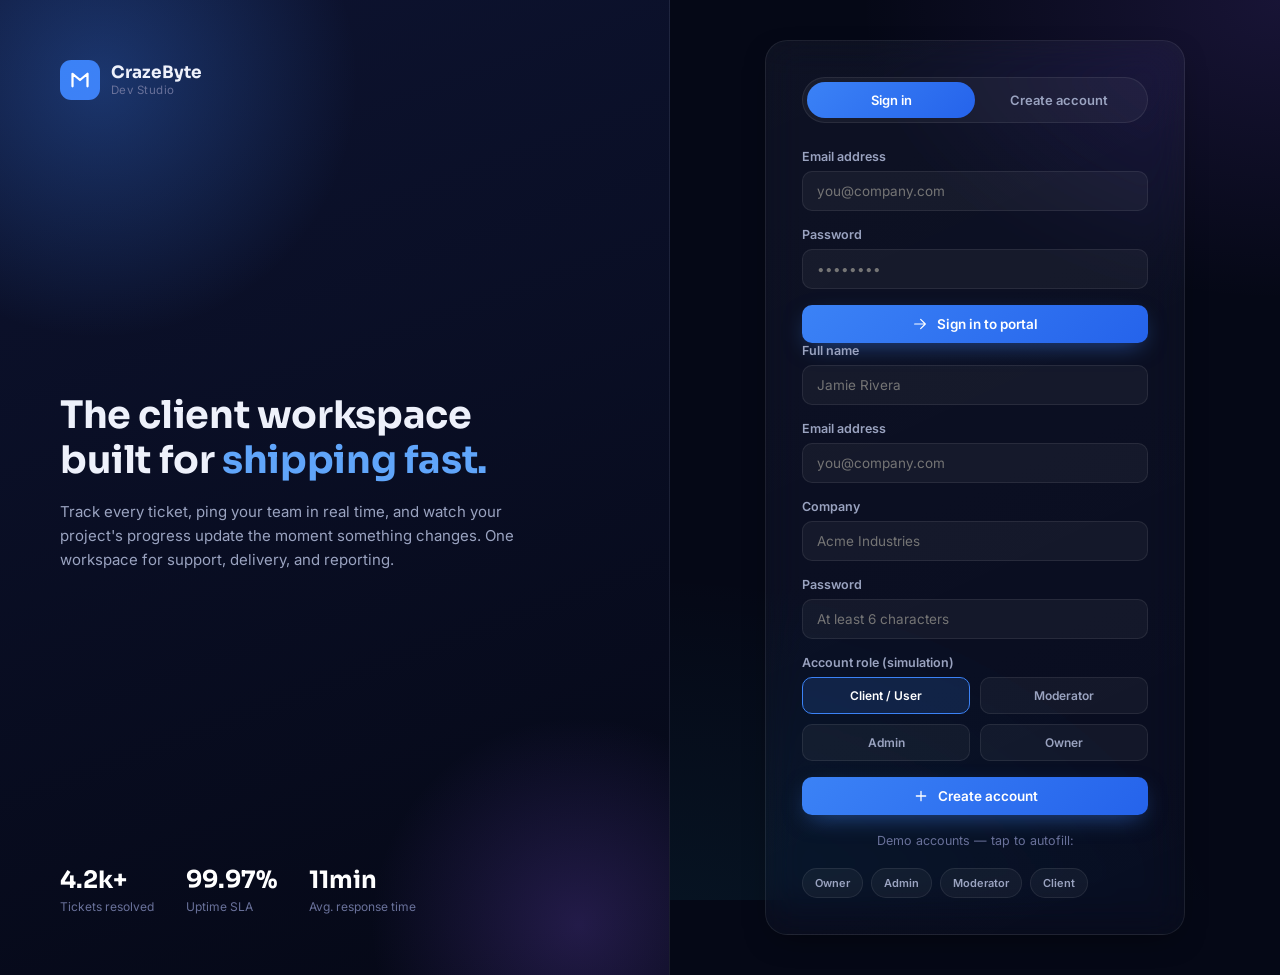
<file: index.html>
<!DOCTYPE html>
<html lang="en">
<head>
  <meta charset="UTF-8" />
  <meta name="viewport" content="width=device-width, initial-scale=1.0" />
  <title>CrazeByte Dev Studio — Client Portal</title>
  <link rel="preconnect" href="https://fonts.googleapis.com" />
  <link href="https://fonts.googleapis.com/css2?family=Inter:wght@400;500;600;700&family=Sora:wght@600;700;800&display=swap" rel="stylesheet" />
  <link rel="stylesheet" href="styles.css" />
</head>
<body data-page="auth">

  <div class="auth-shell">
    <section class="auth-visual">
      <div class="brand">
        <span class="icon brand-mark"><svg viewBox="0 0 32 32" fill="none"><rect width="32" height="32" rx="9" fill="url(#g1)"/><path d="M10 21V11l6 5 6-5v10" stroke="white" stroke-width="1.8" stroke-linecap="round" stroke-linejoin="round"/><defs><linearGradient id="g1" x1="0" y1="0" x2="32" y2="32"><stop stop-color="#3B82F6"/><stop offset="1" stop-color="#8B5CF6"/></linearGradient></defs></svg></span>
        <div class="brand-text">
          <strong>CrazeByte</strong>
          <span>Dev Studio</span>
        </div>
      </div>

      <div class="auth-hero">
        <h1>The client workspace built for <span>shipping fast.</span></h1>
        <p>Track every ticket, ping your team in real time, and watch your project's progress update the moment something changes. One workspace for support, delivery, and reporting.</p>
      </div>

      <div class="auth-stats">
        <div><strong>4.2k+</strong><span>Tickets resolved</span></div>
        <div><strong>99.97%</strong><span>Uptime SLA</span></div>
        <div><strong>11min</strong><span>Avg. response time</span></div>
      </div>
    </section>

    <section class="auth-panel">
      <div class="auth-card glass">
        <div class="auth-tabs">
          <button class="auth-tab active" id="tabLogin">Sign in</button>
          <button class="auth-tab" id="tabRegister">Create account</button>
        </div>

        <div class="auth-error" id="authError" hidden></div>

        <form id="loginForm" class="form">
          <label>Email address
            <input type="email" id="loginEmail" placeholder="you@company.com" required />
          </label>
          <label>Password
            <input type="password" id="loginPassword" placeholder="••••••••" required />
          </label>
          <button type="submit" class="btn-primary full">
            <span class="icon"><svg viewBox="0 0 24 24" fill="none"><path d="M13 5l7 7-7 7M20 12H4" stroke="currentColor" stroke-width="1.8" stroke-linecap="round" stroke-linejoin="round"/></svg></span>
            <span>Sign in to portal</span>
          </button>
        </form>

        <form id="registerForm" class="form" hidden>
          <label>Full name
            <input type="text" id="regName" placeholder="Jamie Rivera" required />
          </label>
          <label>Email address
            <input type="email" id="regEmail" placeholder="you@company.com" required />
          </label>
          <label>Company
            <input type="text" id="regCompany" placeholder="Acme Industries" />
          </label>
          <label>Password
            <input type="password" id="regPassword" placeholder="At least 6 characters" required minlength="6" />
          </label>
          <label>Account role (simulation)
            <div class="role-select-grid">
              <div class="role-option">
                <input type="radio" name="regRole" id="roleUser" value="USER" checked />
                <label for="roleUser">Client / User</label>
              </div>
              <div class="role-option">
                <input type="radio" name="regRole" id="roleMod" value="MODERATOR" />
                <label for="roleMod">Moderator</label>
              </div>
              <div class="role-option">
                <input type="radio" name="regRole" id="roleAdmin" value="ADMIN" />
                <label for="roleAdmin">Admin</label>
              </div>
              <div class="role-option">
                <input type="radio" name="regRole" id="roleOwner" value="OWNER" />
                <label for="roleOwner">Owner</label>
              </div>
            </div>
          </label>
          <button type="submit" class="btn-primary full">
            <span class="icon"><svg viewBox="0 0 24 24" fill="none"><path d="M12 5v14M5 12h14" stroke="currentColor" stroke-width="1.9" stroke-linecap="round"/></svg></span>
            <span>Create account</span>
          </button>
        </form>

        <div class="auth-foot">
          Demo accounts — tap to autofill:
          <div class="demo-row">
            <button class="demo-chip" data-email="owner@crazebyte.dev" data-password="Owner@123">Owner</button>
            <button class="demo-chip" data-email="admin@crazebyte.dev" data-password="Admin@123">Admin</button>
            <button class="demo-chip" data-email="mod@crazebyte.dev" data-password="Mod@12345">Moderator</button>
            <button class="demo-chip" data-email="client@acme.com" data-password="Client@123">Client</button>
          </div>
        </div>
      </div>
    </section>
  </div>

  <script src="data.js"></script>
  <script src="components.js"></script>
  <script src="app.js"></script>
</body>
</html>
</file>
<file: styles.css>
/* ==========================================================================
   CrazeByte Dev Studio — styles.css
   Ultra-dark enterprise theme. Glassmorphism surfaces, blue/violet glow
   accents. Mobile-first, responsive up to wide desktop.
   ========================================================================== */

:root {
  --bg: #050816;
  --bg-elevated: #0a0f24;
  --bg-soft: #0d1330;
  --surface: rgba(255, 255, 255, 0.045);
  --surface-strong: rgba(255, 255, 255, 0.07);
  --border: rgba(255, 255, 255, 0.08);
  --border-strong: rgba(255, 255, 255, 0.14);

  --text-primary: #eef1fb;
  --text-secondary: #9aa3c0;
  --text-tertiary: #69719a;

  --accent: #3b82f6;
  --accent-soft: rgba(59, 130, 246, 0.16);
  --accent-strong: #60a5fa;
  --violet: #8b5cf6;
  --cyan: #22d3ee;
  --amber: #f59e0b;
  --green: #10b981;
  --red: #f87171;

  --radius-sm: 10px;
  --radius-md: 16px;
  --radius-lg: 22px;
  --radius-pill: 999px;

  --shadow-glow: 0 0 0 1px rgba(59, 130, 246, 0.12), 0 20px 60px -20px rgba(59, 130, 246, 0.35);
  --shadow-card: 0 10px 30px -12px rgba(0, 0, 0, 0.55);

  --ease: cubic-bezier(0.16, 1, 0.3, 1);
  --sidebar-w: 264px;
}

* {
  box-sizing: border-box;
}

html {
  color-scheme: dark;
}

body {
  margin: 0;
  font-family: "Inter", -apple-system, BlinkMacSystemFont, "Segoe UI", Roboto, Helvetica, Arial, sans-serif;
  background: var(--bg);
  color: var(--text-primary);
  min-height: 100vh;
  -webkit-font-smoothing: antialiased;
}

h1, h2, h3, h4, h5 {
  font-family: "Sora", "Inter", sans-serif;
  margin: 0;
  letter-spacing: -0.01em;
}

p { margin: 0; }
a { color: inherit; text-decoration: none; }
button { font-family: inherit; cursor: pointer; }
input, textarea, select { font-family: inherit; }

::selection { background: rgba(59, 130, 246, 0.3); }

::-webkit-scrollbar { width: 9px; height: 9px; }
::-webkit-scrollbar-track { background: transparent; }
::-webkit-scrollbar-thumb {
  background: rgba(255, 255, 255, 0.12);
  border-radius: 99px;
}
::-webkit-scrollbar-thumb:hover { background: rgba(255, 255, 255, 0.22); }

/* Ambient background glow, fixed behind everything */
body::before {
  content: "";
  position: fixed;
  inset: 0;
  z-index: -1;
  background:
    radial-gradient(900px 600px at 8% -10%, rgba(59, 130, 246, 0.18), transparent 60%),
    radial-gradient(700px 500px at 100% 0%, rgba(139, 92, 246, 0.14), transparent 60%),
    radial-gradient(1000px 700px at 50% 110%, rgba(34, 211, 238, 0.07), transparent 60%),
    var(--bg);
}

.icon svg { width: 19px; height: 19px; display: block; }

/* ---------------------------------------------------------------------
   Glass surfaces
   --------------------------------------------------------------------- */
.glass {
  background: linear-gradient(155deg, var(--surface), rgba(255, 255, 255, 0.02));
  border: 1px solid var(--border);
  border-radius: var(--radius-lg);
  backdrop-filter: blur(18px) saturate(140%);
  -webkit-backdrop-filter: blur(18px) saturate(140%);
  box-shadow: var(--shadow-card);
}

/* ==========================================================================
   APP SHELL
   ========================================================================== */
.app-shell {
  display: grid;
  grid-template-columns: var(--sidebar-w) 1fr;
  min-height: 100vh;
}

.sidebar {
  position: sticky;
  top: 0;
  height: 100vh;
  padding: 22px 16px;
  display: flex;
  flex-direction: column;
  border-right: 1px solid var(--border);
  background: linear-gradient(180deg, var(--bg-elevated), var(--bg));
  z-index: 40;
}

.brand {
  display: flex;
  align-items: center;
  gap: 11px;
  padding: 6px 10px 26px;
}
.brand-mark svg { width: 34px; height: 34px; }
.brand-text { display: flex; flex-direction: column; line-height: 1.25; }
.brand-text strong { font-family: "Sora", sans-serif; font-size: 15px; }
.brand-text span { font-size: 11.5px; color: var(--text-tertiary); letter-spacing: 0.04em; }

.sidebar-nav {
  display: flex;
  flex-direction: column;
  gap: 4px;
  flex: 1;
}

.nav-link {
  display: flex;
  align-items: center;
  gap: 12px;
  padding: 11px 14px;
  border-radius: var(--radius-sm);
  color: var(--text-secondary);
  font-size: 14px;
  font-weight: 500;
  transition: background 0.2s var(--ease), color 0.2s var(--ease), transform 0.2s var(--ease);
  position: relative;
}
.nav-link .icon { color: var(--text-tertiary); transition: color 0.2s var(--ease); }
.nav-link:hover {
  background: var(--surface);
  color: var(--text-primary);
  transform: translateX(2px);
}
.nav-link:hover .icon { color: var(--accent-strong); }
.nav-link.active {
  background: linear-gradient(120deg, var(--accent-soft), rgba(139, 92, 246, 0.08));
  color: #fff;
  box-shadow: inset 0 0 0 1px rgba(59, 130, 246, 0.25);
}
.nav-link.active .icon { color: var(--accent-strong); }

.sidebar-footer {
  display: flex;
  flex-direction: column;
  gap: 10px;
  padding-top: 14px;
  border-top: 1px solid var(--border);
}

.role-pill {
  align-self: flex-start;
  font-size: 11px;
  font-weight: 700;
  letter-spacing: 0.06em;
  padding: 5px 10px;
  border-radius: var(--radius-pill);
  background: var(--surface-strong);
  border: 1px solid var(--border-strong);
}
.role-pill.role-owner, .chip.role-owner { color: #fbbf24; border-color: rgba(251, 191, 36, 0.4); }
.role-pill.role-admin, .chip.role-admin { color: #c4b5fd; border-color: rgba(196, 181, 253, 0.4); }
.role-pill.role-moderator, .chip.role-moderator { color: #67e8f9; border-color: rgba(103, 232, 249, 0.4); }
.role-pill.role-user, .chip.role-user { color: #93c5fd; border-color: rgba(147, 197, 253, 0.35); }

.btn-logout {
  display: flex;
  align-items: center;
  gap: 10px;
  width: 100%;
  padding: 10px 12px;
  font-size: 13.5px;
}

.btn-ghost {
  background: transparent;
  border: 1px solid var(--border);
  border-radius: var(--radius-sm);
  color: var(--text-secondary);
  transition: all 0.2s var(--ease);
}
.btn-ghost:hover { color: var(--text-primary); border-color: var(--border-strong); background: var(--surface); }

/* Topbar */
.topbar {
  position: sticky;
  top: 0;
  z-index: 30;
  display: flex;
  align-items: center;
  gap: 16px;
  padding: 16px 28px;
  background: rgba(5, 8, 22, 0.72);
  backdrop-filter: blur(16px);
  -webkit-backdrop-filter: blur(16px);
  border-bottom: 1px solid var(--border);
}

.mobile-only { display: none; }

.global-search {
  position: relative;
  flex: 1;
  max-width: 460px;
  display: flex;
  align-items: center;
  gap: 10px;
  background: var(--surface);
  border: 1px solid var(--border);
  border-radius: var(--radius-pill);
  padding: 9px 16px;
  transition: border-color 0.2s var(--ease), box-shadow 0.2s var(--ease);
}
.global-search:focus-within {
  border-color: rgba(59, 130, 246, 0.45);
  box-shadow: 0 0 0 3px var(--accent-soft);
}
.global-search .icon { color: var(--text-tertiary); }
.global-search input {
  flex: 1;
  background: none;
  border: none;
  outline: none;
  color: var(--text-primary);
  font-size: 13.5px;
}
.global-search input::placeholder { color: var(--text-tertiary); }

.search-results {
  position: absolute;
  top: calc(100% + 10px);
  left: 0;
  width: 100%;
  min-width: 320px;
  max-height: 60vh;
  overflow-y: auto;
  background: var(--bg-elevated);
  border: 1px solid var(--border-strong);
  border-radius: var(--radius-md);
  box-shadow: var(--shadow-glow);
  padding: 8px;
  z-index: 50;
}
.search-group { padding: 6px 6px 10px; }
.search-group > span {
  display: block;
  font-size: 11px;
  text-transform: uppercase;
  letter-spacing: 0.06em;
  color: var(--text-tertiary);
  padding: 4px 6px 6px;
}
.search-row {
  display: flex;
  align-items: center;
  gap: 10px;
  padding: 8px 8px;
  border-radius: var(--radius-sm);
  font-size: 13.5px;
  color: var(--text-secondary);
}
.search-row:hover { background: var(--surface); color: var(--text-primary); }
.search-row .icon { color: var(--accent-strong); flex-shrink: 0; }
.search-row span:last-child {
  overflow: hidden;
  text-overflow: ellipsis;
  white-space: nowrap;
}
.search-empty { padding: 16px; color: var(--text-tertiary); font-size: 13px; text-align: center; }

.topbar-actions {
  display: flex;
  align-items: center;
  gap: 14px;
  margin-left: auto;
}

.icon-btn {
  position: relative;
  width: 38px;
  height: 38px;
  display: flex;
  align-items: center;
  justify-content: center;
  border-radius: var(--radius-sm);
  background: var(--surface);
  border: 1px solid var(--border);
  color: var(--text-secondary);
  transition: all 0.2s var(--ease);
}
.icon-btn:hover { color: var(--text-primary); border-color: var(--border-strong); background: var(--surface-strong); }
.icon-btn.danger:hover { color: var(--red); border-color: rgba(248, 113, 113, 0.4); }

.badge {
  position: absolute;
  top: -5px;
  right: -5px;
  min-width: 17px;
  height: 17px;
  padding: 0 4px;
  border-radius: 99px;
  background: var(--accent);
  color: #fff;
  font-size: 10px;
  font-weight: 700;
  display: flex;
  align-items: center;
  justify-content: center;
  box-shadow: 0 0 0 2px var(--bg);
}

.user-chip {
  display: flex;
  align-items: center;
  gap: 10px;
  padding: 5px 10px 5px 5px;
  border-radius: var(--radius-pill);
  border: 1px solid var(--border);
  background: var(--surface);
}
.user-chip-text { display: flex; flex-direction: column; line-height: 1.2; }
.user-chip-text strong { font-size: 13px; }
.user-chip-text span { font-size: 11px; color: var(--text-tertiary); }

.avatar {
  width: 34px;
  height: 34px;
  border-radius: 50%;
  display: flex;
  align-items: center;
  justify-content: center;
  font-size: 12.5px;
  font-weight: 700;
  color: #06101f;
  flex-shrink: 0;
  box-shadow: 0 0 0 2px rgba(255, 255, 255, 0.08);
}
.avatar.small { width: 28px; height: 28px; font-size: 11px; }

.notif-panel {
  position: absolute;
  top: 64px;
  right: 28px;
  width: 360px;
  max-height: 70vh;
  overflow-y: auto;
  background: var(--bg-elevated);
  border: 1px solid var(--border-strong);
  border-radius: var(--radius-md);
  box-shadow: var(--shadow-glow);
  z-index: 60;
  animation: pop-in 0.16s var(--ease);
}
.notif-panel-head {
  display: flex;
  align-items: center;
  justify-content: space-between;
  padding: 16px 18px 12px;
  border-bottom: 1px solid var(--border);
  position: sticky;
  top: 0;
  background: var(--bg-elevated);
}
.notif-panel-head h4 { font-size: 14.5px; }
.link-btn {
  background: none;
  border: none;
  color: var(--accent-strong);
  font-size: 12.5px;
  font-weight: 600;
}
.link-btn:hover { text-decoration: underline; }

.notif-list { padding: 6px; }
.notif-item {
  display: flex;
  gap: 11px;
  width: 100%;
  padding: 12px 12px;
  background: none;
  border: none;
  border-radius: var(--radius-sm);
  text-align: left;
  color: var(--text-secondary);
}
.notif-item:hover { background: var(--surface); }
.notif-item.unread { background: rgba(59, 130, 246, 0.06); }
.notif-dot { width: 8px; height: 8px; border-radius: 50%; margin-top: 6px; flex-shrink: 0; background: var(--accent); }
.notif-dot.type-ticket { background: var(--accent); }
.notif-dot.type-chat { background: var(--violet); }
.notif-dot.type-billing { background: var(--amber); }
.notif-dot.type-service { background: var(--cyan); }
.notif-dot.type-system { background: var(--text-tertiary); }
.notif-body { display: flex; flex-direction: column; gap: 2px; flex: 1; min-width: 0; }
.notif-body strong { font-size: 13px; color: var(--text-primary); }
.notif-body span { font-size: 12.5px; line-height: 1.4; }
.notif-body time { font-size: 11px; color: var(--text-tertiary); margin-top: 2px; }

/* Main content */
.main-content {
  padding: 28px 32px 60px;
  min-width: 0;
}

.page-head {
  display: flex;
  align-items: flex-end;
  justify-content: space-between;
  gap: 16px;
  margin-bottom: 26px;
  flex-wrap: wrap;
}
.page-head h1 { font-size: 26px; }
.page-head p { color: var(--text-secondary); font-size: 14px; margin-top: 6px; }

/* ==========================================================================
   BUTTONS
   ========================================================================== */
.btn-primary {
  display: inline-flex;
  align-items: center;
  gap: 9px;
  padding: 11px 20px;
  border-radius: var(--radius-sm);
  border: none;
  background: linear-gradient(135deg, var(--accent), #2563eb);
  color: #fff;
  font-size: 13.5px;
  font-weight: 600;
  box-shadow: 0 8px 24px -8px rgba(59, 130, 246, 0.6);
  transition: transform 0.18s var(--ease), box-shadow 0.18s var(--ease), filter 0.18s var(--ease);
}
.btn-primary:hover { transform: translateY(-1px); box-shadow: 0 12px 28px -8px rgba(59, 130, 246, 0.75); }
.btn-primary:active { transform: translateY(0); }
.btn-primary:disabled { opacity: 0.6; cursor: not-allowed; transform: none; }
.btn-primary.full { width: 100%; justify-content: center; }
.btn-primary .icon svg { width: 16px; height: 16px; }

.btn-secondary {
  display: inline-flex;
  align-items: center;
  gap: 9px;
  padding: 11px 18px;
  border-radius: var(--radius-sm);
  border: 1px solid var(--border-strong);
  background: var(--surface);
  color: var(--text-primary);
  font-size: 13.5px;
  font-weight: 600;
  transition: all 0.2s var(--ease);
}
.btn-secondary:hover { background: var(--surface-strong); }

.mini-btn {
  padding: 7px 12px;
  border-radius: var(--radius-sm);
  border: 1px solid var(--border-strong);
  background: var(--surface);
  color: var(--text-secondary);
  font-size: 12px;
  font-weight: 600;
  transition: all 0.2s var(--ease);
}
.mini-btn:hover { color: var(--text-primary); background: var(--surface-strong); }
.mini-btn-danger:hover { color: var(--red); border-color: rgba(248, 113, 113, 0.4); }

.btn-primary.loading span { opacity: 0; }
.btn-primary.loading {
  position: relative;
  pointer-events: none;
}
.btn-primary.loading::after {
  content: "";
  position: absolute;
  width: 16px;
  height: 16px;
  border-radius: 50%;
  border: 2px solid rgba(255, 255, 255, 0.35);
  border-top-color: #fff;
  animation: spin 0.7s linear infinite;
}
.btn-primary.loading .icon { opacity: 0; }

@keyframes spin { to { transform: rotate(360deg); } }

/* ==========================================================================
   STAT CARDS / DASHBOARD
   ========================================================================== */
.stats-grid {
  display: grid;
  grid-template-columns: repeat(4, 1fr);
  gap: 18px;
  margin-bottom: 26px;
}

.stat-card {
  padding: 20px;
  transition: transform 0.25s var(--ease), border-color 0.25s var(--ease);
}
.stat-card:hover { transform: translateY(-3px); border-color: var(--border-strong); }
.stat-top { display: flex; align-items: center; justify-content: space-between; }
.stat-label { font-size: 12.5px; color: var(--text-secondary); font-weight: 600; }
.stat-dot { width: 9px; height: 9px; border-radius: 50%; box-shadow: 0 0 12px currentColor; }
.stat-value { font-size: 32px; font-weight: 700; font-family: "Sora", sans-serif; margin-top: 10px; }
.stat-hint { font-size: 12px; color: var(--text-tertiary); margin-top: 6px; }

.dash-grid {
  display: grid;
  grid-template-columns: 1.6fr 1fr;
  gap: 18px;
  margin-bottom: 18px;
}

.welcome-card {
  padding: 26px 28px;
  position: relative;
  overflow: hidden;
  background: linear-gradient(135deg, rgba(59, 130, 246, 0.16), rgba(139, 92, 246, 0.08));
}
.welcome-card::after {
  content: "";
  position: absolute;
  width: 240px;
  height: 240px;
  right: -80px;
  top: -80px;
  background: radial-gradient(circle, rgba(59, 130, 246, 0.35), transparent 70%);
  border-radius: 50%;
}
.welcome-card h2 { font-size: 22px; margin-bottom: 8px; }
.welcome-card p { color: var(--text-secondary); font-size: 14px; max-width: 460px; }
.welcome-card .btn-primary { margin-top: 18px; }

.panel {
  padding: 22px;
}
.panel-head {
  display: flex;
  align-items: center;
  justify-content: space-between;
  margin-bottom: 16px;
}
.panel-head h3 { font-size: 15.5px; }
.panel-head a, .panel-head .link-btn { font-size: 12.5px; color: var(--accent-strong); font-weight: 600; }

.feed-list { list-style: none; margin: 0; padding: 0; display: flex; flex-direction: column; gap: 14px; }
.feed-item { display: flex; gap: 11px; align-items: flex-start; }
.feed-text { display: flex; flex-direction: column; gap: 2px; }
.feed-text span { font-size: 13px; color: var(--text-secondary); line-height: 1.45; }
.feed-text strong { color: var(--text-primary); }
.feed-text time { font-size: 11.5px; color: var(--text-tertiary); }

.services-row {
  display: grid;
  grid-template-columns: repeat(3, 1fr);
  gap: 16px;
}

.service-card { padding: 18px; transition: transform 0.2s var(--ease); }
.service-card:hover { transform: translateY(-2px); }
.service-head { display: flex; align-items: flex-start; justify-content: space-between; gap: 8px; margin-bottom: 8px; }
.service-head h4 { font-size: 14.5px; }
.service-card p { font-size: 12.5px; color: var(--text-secondary); line-height: 1.5; margin-bottom: 14px; }

.progress-track {
  height: 7px;
  border-radius: 99px;
  background: rgba(255, 255, 255, 0.07);
  overflow: hidden;
  margin-bottom: 10px;
}
.progress-fill {
  height: 100%;
  border-radius: 99px;
  background: linear-gradient(90deg, var(--accent), var(--cyan));
  transition: width 0.6s var(--ease);
}
.service-foot { display: flex; justify-content: space-between; font-size: 11.5px; color: var(--text-tertiary); }

.chart-card { padding: 22px; }
.line-chart, .bar-chart { width: 100%; height: auto; display: block; }
.chart-grid { stroke: rgba(255, 255, 255, 0.06); stroke-width: 1; }
.chart-label { fill: var(--text-tertiary); font-size: 10px; font-family: "Inter", sans-serif; }
.chart-line { filter: drop-shadow(0 0 8px rgba(59, 130, 246, 0.5)); }
.chart-dot { filter: drop-shadow(0 0 4px rgba(59, 130, 246, 0.8)); }
.chart-bar {
  transform-origin: bottom;
  animation: bar-grow 0.5s var(--ease) backwards;
}
@keyframes bar-grow { from { transform: scaleY(0); opacity: 0; } to { transform: scaleY(1); opacity: 1; } }

/* ==========================================================================
   CHIPS
   ========================================================================== */
.chip {
  display: inline-flex;
  align-items: center;
  padding: 4px 10px;
  border-radius: var(--radius-pill);
  font-size: 11px;
  font-weight: 700;
  letter-spacing: 0.02em;
  border: 1px solid transparent;
  white-space: nowrap;
}
.chip-open { background: rgba(59, 130, 246, 0.14); color: #93c5fd; border-color: rgba(59, 130, 246, 0.3); }
.chip-progress { background: rgba(245, 158, 11, 0.14); color: #fcd34d; border-color: rgba(245, 158, 11, 0.3); }
.chip-closed { background: rgba(16, 185, 129, 0.14); color: #6ee7b7; border-color: rgba(16, 185, 129, 0.3); }
.chip-queued { background: rgba(148, 163, 184, 0.14); color: #cbd5e1; border-color: rgba(148, 163, 184, 0.3); }
.chip-completed { background: rgba(16, 185, 129, 0.14); color: #6ee7b7; border-color: rgba(16, 185, 129, 0.3); }
.chip-priority.chip-high { background: rgba(248, 113, 113, 0.14); color: #fca5a5; border-color: rgba(248, 113, 113, 0.3); }
.chip-priority.chip-medium { background: rgba(245, 158, 11, 0.14); color: #fcd34d; border-color: rgba(245, 158, 11, 0.3); }
.chip-priority.chip-low { background: rgba(34, 211, 238, 0.12); color: #67e8f9; border-color: rgba(34, 211, 238, 0.3); }
.chip-category { background: var(--surface-strong); color: var(--text-secondary); border-color: var(--border); }
.chip-role { background: var(--surface-strong); border-color: var(--border-strong); }

/* ==========================================================================
   TICKETS PAGE
   ========================================================================== */
.tickets-toolbar {
  display: flex;
  align-items: center;
  gap: 14px;
  margin-bottom: 18px;
  flex-wrap: wrap;
}

.filter-pills {
  display: flex;
  gap: 8px;
  flex-wrap: wrap;
}
.filter-pill {
  padding: 8px 16px;
  border-radius: var(--radius-pill);
  border: 1px solid var(--border);
  background: var(--surface);
  color: var(--text-secondary);
  font-size: 12.5px;
  font-weight: 600;
  transition: all 0.2s var(--ease);
}
.filter-pill:hover { color: var(--text-primary); }
.filter-pill.active {
  background: linear-gradient(135deg, var(--accent), #2563eb);
  color: #fff;
  border-color: transparent;
  box-shadow: 0 6px 16px -6px rgba(59, 130, 246, 0.7);
}

.toolbar-search {
  display: flex;
  align-items: center;
  gap: 8px;
  padding: 8px 14px;
  border-radius: var(--radius-pill);
  border: 1px solid var(--border);
  background: var(--surface);
  flex: 1;
  max-width: 280px;
  margin-left: auto;
}
.toolbar-search input { background: none; border: none; outline: none; color: var(--text-primary); flex: 1; font-size: 13px; }
.toolbar-search .icon { color: var(--text-tertiary); }

.tickets-list { display: flex; flex-direction: column; gap: 12px; }

.ticket-row {
  display: flex;
  align-items: center;
  justify-content: space-between;
  gap: 16px;
  padding: 18px 20px;
  cursor: pointer;
  transition: transform 0.2s var(--ease), border-color 0.2s var(--ease);
}
.ticket-row:hover { transform: translateY(-2px); border-color: var(--border-strong); }
.ticket-row-main { display: flex; flex-direction: column; gap: 8px; min-width: 0; }
.ticket-row-top { display: flex; align-items: center; gap: 8px; flex-wrap: wrap; }
.ticket-id { font-size: 11px; color: var(--text-tertiary); font-weight: 700; letter-spacing: 0.04em; }
.ticket-row h4 { font-size: 15px; }
.ticket-row-meta { display: flex; gap: 6px; font-size: 12px; color: var(--text-tertiary); }
.row-actions { display: flex; gap: 8px; flex-shrink: 0; }

/* ==========================================================================
   CHAT PAGE
   ========================================================================== */
.chat-layout {
  display: grid;
  grid-template-columns: 320px 1fr;
  gap: 18px;
  height: calc(100vh - 160px);
}

.chat-sidebar {
  overflow-y: auto;
  padding: 14px;
  display: flex;
  flex-direction: column;
  gap: 8px;
}

.chat-list-item {
  display: flex;
  flex-direction: column;
  gap: 4px;
  width: 100%;
  text-align: left;
  padding: 13px 14px;
  border-radius: var(--radius-sm);
  background: transparent;
  border: 1px solid transparent;
  color: var(--text-secondary);
  transition: all 0.2s var(--ease);
}
.chat-list-item:hover { background: var(--surface); }
.chat-list-item.active { background: var(--accent-soft); border-color: rgba(59, 130, 246, 0.3); }
.chat-list-top { display: flex; align-items: center; justify-content: space-between; gap: 8px; }
.chat-list-top strong { font-size: 13px; color: var(--text-primary); overflow: hidden; text-overflow: ellipsis; white-space: nowrap; }
.chat-list-item p { font-size: 12px; color: var(--text-tertiary); overflow: hidden; text-overflow: ellipsis; white-space: nowrap; }
.chat-list-item time { font-size: 10.5px; color: var(--text-tertiary); }

.chat-main {
  display: flex;
  flex-direction: column;
  min-height: 0;
}

.chat-header {
  padding: 18px 22px;
  border-bottom: 1px solid var(--border);
  display: flex;
  align-items: center;
  justify-content: space-between;
}
.chat-header h3 { font-size: 16px; margin-bottom: 6px; }
.chat-header-meta { display: flex; gap: 8px; }

.chat-bubbles {
  flex: 1;
  overflow-y: auto;
  padding: 22px;
  display: flex;
  flex-direction: column;
  gap: 16px;
}

.bubble-row { display: flex; gap: 10px; max-width: 72%; }
.bubble-row.mine { align-self: flex-end; flex-direction: row-reverse; }
.bubble {
  background: var(--surface-strong);
  border: 1px solid var(--border);
  border-radius: var(--radius-md);
  padding: 10px 14px;
}
.bubble-row.mine .bubble {
  background: linear-gradient(135deg, rgba(59, 130, 246, 0.28), rgba(37, 99, 235, 0.18));
  border-color: rgba(59, 130, 246, 0.35);
}
.bubble-meta { display: flex; align-items: baseline; gap: 8px; margin-bottom: 4px; }
.bubble-meta strong { font-size: 12px; }
.bubble-meta time { font-size: 10.5px; color: var(--text-tertiary); }
.bubble p { font-size: 13.5px; line-height: 1.5; color: var(--text-primary); }

.chat-form {
  display: flex;
  gap: 10px;
  padding: 16px 20px;
  border-top: 1px solid var(--border);
}
.chat-form input {
  flex: 1;
  background: var(--surface);
  border: 1px solid var(--border);
  border-radius: var(--radius-pill);
  padding: 12px 18px;
  color: var(--text-primary);
  outline: none;
  font-size: 13.5px;
  transition: border-color 0.2s var(--ease);
}
.chat-form input:focus { border-color: rgba(59, 130, 246, 0.45); }
.chat-form button {
  width: 44px;
  height: 44px;
  border-radius: 50%;
  border: none;
  background: linear-gradient(135deg, var(--accent), #2563eb);
  color: #fff;
  display: flex;
  align-items: center;
  justify-content: center;
  flex-shrink: 0;
  box-shadow: 0 8px 20px -6px rgba(59, 130, 246, 0.6);
  transition: transform 0.2s var(--ease);
}
.chat-form button:hover { transform: scale(1.06); }
.chat-form button .icon svg { width: 17px; height: 17px; }

.chat-empty-state {
  flex: 1;
  display: flex;
  align-items: center;
  justify-content: center;
}

/* ==========================================================================
   ADMIN PAGE
   ========================================================================== */
.admin-tabs {
  display: flex;
  gap: 8px;
  margin-bottom: 20px;
  border-bottom: 1px solid var(--border);
  flex-wrap: wrap;
}
.admin-tab {
  padding: 11px 18px;
  background: none;
  border: none;
  color: var(--text-secondary);
  font-size: 13.5px;
  font-weight: 600;
  border-bottom: 2px solid transparent;
  margin-bottom: -1px;
  transition: all 0.2s var(--ease);
}
.admin-tab:hover { color: var(--text-primary); }
.admin-tab.active { color: var(--accent-strong); border-color: var(--accent); }
.admin-pane { margin-bottom: 18px; }
.admin-pane:last-child { margin-bottom: 0; }

.kpi-row {
  display: grid;
  grid-template-columns: repeat(4, 1fr);
  gap: 16px;
  margin-bottom: 20px;
}
.kpi-card { padding: 18px; }
.kpi-card span.kpi-label { font-size: 12px; color: var(--text-secondary); font-weight: 600; }
.kpi-card .kpi-value { font-size: 26px; font-weight: 700; font-family: "Sora", sans-serif; margin-top: 8px; }

.analytics-grid {
  display: grid;
  grid-template-columns: 1.5fr 1fr;
  gap: 18px;
  margin-bottom: 18px;
}
.donut-wrap { display: flex; align-items: center; gap: 20px; }
.donut-chart { width: 160px; height: 160px; flex-shrink: 0; }
.donut-seg { transition: stroke-dasharray 0.5s var(--ease); }
.donut-legend { display: flex; flex-direction: column; gap: 10px; }
.legend-row { display: flex; align-items: center; gap: 8px; font-size: 12.5px; color: var(--text-secondary); }
.legend-dot { width: 9px; height: 9px; border-radius: 50%; }

.data-table { width: 100%; border-collapse: collapse; }
.data-table th {
  text-align: left;
  font-size: 11.5px;
  text-transform: uppercase;
  letter-spacing: 0.05em;
  color: var(--text-tertiary);
  padding: 0 14px 12px;
  border-bottom: 1px solid var(--border);
}
.data-table td {
  padding: 14px;
  border-bottom: 1px solid var(--border);
  font-size: 13.5px;
  vertical-align: middle;
}
.data-table tr:last-child td { border-bottom: none; }
.cell-user { display: flex; align-items: center; gap: 10px; }
.cell-user div:last-child { display: flex; flex-direction: column; }
.cell-user span { font-size: 11.5px; color: var(--text-tertiary); }
.data-table td .sub { display: block; font-size: 11.5px; color: var(--text-tertiary); margin-top: 2px; }

select.role-select, select.status-select, select.assignee-select {
  background: var(--surface);
  border: 1px solid var(--border);
  color: var(--text-primary);
  border-radius: var(--radius-sm);
  padding: 7px 10px;
  font-size: 12.5px;
  outline: none;
}

/* ==========================================================================
   PROFILE PAGE
   ========================================================================== */
.profile-grid {
  display: grid;
  grid-template-columns: 320px 1fr;
  gap: 18px;
}
.profile-card { padding: 26px; text-align: center; }
.avatar.big {
  width: 84px;
  height: 84px;
  font-size: 28px;
  margin: 0 auto 16px;
}
.profile-card h3 { font-size: 18px; margin-bottom: 8px; }
.profile-card p.company { color: var(--text-secondary); font-size: 13px; margin-top: 8px; }

.form { display: flex; flex-direction: column; gap: 16px; }
.form label {
  display: flex;
  flex-direction: column;
  gap: 7px;
  font-size: 12.5px;
  color: var(--text-secondary);
  font-weight: 600;
}
.form input, .form textarea, .form select {
  background: var(--surface);
  border: 1px solid var(--border);
  border-radius: var(--radius-sm);
  padding: 11px 14px;
  color: var(--text-primary);
  font-size: 13.5px;
  outline: none;
  transition: border-color 0.2s var(--ease), box-shadow 0.2s var(--ease);
  resize: vertical;
}
.form input:focus, .form textarea:focus, .form select:focus {
  border-color: rgba(59, 130, 246, 0.5);
  box-shadow: 0 0 0 3px var(--accent-soft);
}
.form-row { display: grid; grid-template-columns: 1fr 1fr; gap: 14px; }

.settings-stack { display: flex; flex-direction: column; gap: 18px; }

/* ==========================================================================
   AUTH PAGE (index.html)
   ========================================================================== */
.auth-shell {
  min-height: 100vh;
  display: grid;
  grid-template-columns: 1.1fr 1fr;
}

.auth-visual {
  position: relative;
  padding: 60px;
  display: flex;
  flex-direction: column;
  justify-content: space-between;
  background: linear-gradient(160deg, var(--bg-soft), var(--bg));
  border-right: 1px solid var(--border);
  overflow: hidden;
}
.auth-visual::before {
  content: "";
  position: absolute;
  width: 520px;
  height: 520px;
  border-radius: 50%;
  background: radial-gradient(circle, rgba(59, 130, 246, 0.32), transparent 70%);
  top: -180px;
  left: -160px;
}
.auth-visual::after {
  content: "";
  position: absolute;
  width: 420px;
  height: 420px;
  border-radius: 50%;
  background: radial-gradient(circle, rgba(139, 92, 246, 0.22), transparent 70%);
  bottom: -160px;
  right: -120px;
}
.auth-visual .brand { padding: 0; position: relative; z-index: 1; }
.auth-visual .brand-mark svg { width: 40px; height: 40px; }
.auth-visual .brand-text strong { font-size: 17px; }

.auth-hero { position: relative; z-index: 1; max-width: 480px; }
.auth-hero h1 {
  font-size: 38px;
  line-height: 1.18;
  margin-bottom: 18px;
}
.auth-hero h1 span { color: var(--accent-strong); }
.auth-hero p { color: var(--text-secondary); font-size: 15px; line-height: 1.6; }

.auth-stats {
  display: flex;
  gap: 32px;
  position: relative;
  z-index: 1;
}
.auth-stats div strong { display: block; font-size: 24px; font-family: "Sora", sans-serif; color: #fff; }
.auth-stats div span { font-size: 12px; color: var(--text-tertiary); }

.auth-panel {
  display: flex;
  align-items: center;
  justify-content: center;
  padding: 40px;
}
.auth-card { width: 100%; max-width: 420px; padding: 36px; }
.auth-tabs {
  display: flex;
  background: var(--surface);
  border: 1px solid var(--border);
  border-radius: var(--radius-pill);
  padding: 4px;
  margin-bottom: 26px;
}
.auth-tab {
  flex: 1;
  padding: 10px;
  border: none;
  background: none;
  color: var(--text-secondary);
  font-size: 13px;
  font-weight: 600;
  border-radius: var(--radius-pill);
  transition: all 0.2s var(--ease);
}
.auth-tab.active { background: linear-gradient(135deg, var(--accent), #2563eb); color: #fff; }

.auth-error {
  background: rgba(248, 113, 113, 0.12);
  border: 1px solid rgba(248, 113, 113, 0.35);
  color: #fca5a5;
  font-size: 12.5px;
  padding: 11px 14px;
  border-radius: var(--radius-sm);
  margin-bottom: 16px;
}

.role-select-grid {
  display: grid;
  grid-template-columns: repeat(2, 1fr);
  gap: 10px;
}
.role-option {
  position: relative;
}
.role-option input { position: absolute; opacity: 0; pointer-events: none; }
.role-option label {
  display: block;
  text-align: center;
  padding: 10px;
  border-radius: var(--radius-sm);
  border: 1px solid var(--border);
  background: var(--surface);
  font-size: 12px;
  font-weight: 600;
  color: var(--text-secondary);
  cursor: pointer;
  transition: all 0.2s var(--ease);
}
.role-option input:checked + label {
  border-color: var(--accent);
  background: var(--accent-soft);
  color: #fff;
}

.auth-foot { text-align: center; margin-top: 18px; font-size: 12.5px; color: var(--text-tertiary); }

.demo-row { display: flex; gap: 8px; flex-wrap: wrap; margin-top: 20px; }
.demo-chip {
  padding: 7px 12px;
  border-radius: var(--radius-pill);
  background: var(--surface);
  border: 1px solid var(--border);
  color: var(--text-secondary);
  font-size: 11px;
  font-weight: 600;
}
.demo-chip:hover { color: var(--text-primary); border-color: var(--border-strong); }

/* ==========================================================================
   MODALS / TOASTS / SKELETONS / EMPTY STATES
   ========================================================================== */
.modal-overlay {
  position: fixed;
  inset: 0;
  background: rgba(2, 4, 12, 0.7);
  backdrop-filter: blur(4px);
  display: flex;
  align-items: center;
  justify-content: center;
  z-index: 200;
  opacity: 0;
  transition: opacity 0.2s var(--ease);
  padding: 20px;
}
.modal-overlay.show { opacity: 1; }
.modal-card {
  width: 100%;
  max-width: 460px;
  padding: 26px;
  transform: translateY(12px) scale(0.98);
  opacity: 0;
  transition: all 0.22s var(--ease);
  max-height: 88vh;
  overflow-y: auto;
}
.modal-card.wide { max-width: 640px; }
.modal-overlay.show .modal-card { transform: translateY(0) scale(1); opacity: 1; }
.modal-head { display: flex; align-items: center; justify-content: space-between; margin-bottom: 18px; }
.modal-head h3 { font-size: 17px; }
.modal-body { display: flex; flex-direction: column; }

.toast-host {
  position: fixed;
  bottom: 24px;
  right: 24px;
  display: flex;
  flex-direction: column;
  gap: 10px;
  z-index: 300;
}
.toast {
  padding: 13px 18px;
  border-radius: var(--radius-sm);
  background: var(--bg-elevated);
  border: 1px solid var(--border-strong);
  box-shadow: var(--shadow-glow);
  font-size: 13px;
  color: var(--text-primary);
  transform: translateY(12px);
  opacity: 0;
  transition: all 0.25s var(--ease);
  max-width: 320px;
}
.toast.show { transform: translateY(0); opacity: 1; }
.toast-success { border-left: 3px solid var(--green); }
.toast-error { border-left: 3px solid var(--red); }
.toast-info { border-left: 3px solid var(--accent); }

.skeleton {
  border-radius: var(--radius-md);
  background: linear-gradient(100deg, rgba(255, 255, 255, 0.04) 30%, rgba(255, 255, 255, 0.09) 50%, rgba(255, 255, 255, 0.04) 70%);
  background-size: 200% 100%;
  animation: shimmer 1.4s infinite;
  margin-bottom: 10px;
}
.skeleton-card { padding: 18px; }
.sk-line { height: 12px; border-radius: 6px; margin-bottom: 10px; background-size: 200% 100%; }
.sk-line.w60 { width: 60%; }
.sk-line.w90 { width: 90%; }
.sk-line.w40 { width: 40%; margin-bottom: 0; }
@keyframes shimmer { 0% { background-position: 200% 0; } 100% { background-position: -200% 0; } }

.empty-state {
  display: flex;
  flex-direction: column;
  align-items: center;
  text-align: center;
  gap: 10px;
  padding: 50px 24px;
  color: var(--text-secondary);
  grid-column: 1 / -1;
}
.empty-state .icon { color: var(--text-tertiary); margin-bottom: 6px; }
.empty-state .icon svg { width: 34px; height: 34px; }
.empty-state h4 { font-size: 15px; color: var(--text-primary); }
.empty-state p { font-size: 13px; max-width: 320px; }
.empty-state.small { padding: 30px 18px; }

@keyframes pop-in { from { opacity: 0; transform: translateY(-6px); } to { opacity: 1; transform: translateY(0); } }

/* ==========================================================================
   RESPONSIVE
   ========================================================================== */
@media (max-width: 1180px) {
  .stats-grid { grid-template-columns: repeat(2, 1fr); }
  .dash-grid { grid-template-columns: 1fr; }
  .services-row { grid-template-columns: repeat(2, 1fr); }
  .analytics-grid { grid-template-columns: 1fr; }
  .profile-grid { grid-template-columns: 1fr; }
}

@media (max-width: 980px) {
  .app-shell { grid-template-columns: 1fr; }
  .sidebar {
    position: fixed;
    left: 0;
    top: 0;
    width: 264px;
    transform: translateX(-100%);
    transition: transform 0.25s var(--ease);
    box-shadow: 20px 0 60px -20px rgba(0, 0, 0, 0.6);
  }
  .sidebar.open { transform: translateX(0); }
  .mobile-only { display: flex; }
  .global-search { max-width: none; }
  .user-chip-text { display: none; }
  .auth-shell { grid-template-columns: 1fr; }
  .auth-visual { display: none; }
}

@media (max-width: 760px) {
  .main-content { padding: 20px 16px 50px; }
  .stats-grid { grid-template-columns: 1fr 1fr; gap: 12px; }
  .services-row { grid-template-columns: 1fr; }
  .kpi-row { grid-template-columns: 1fr 1fr; }
  .chat-layout { grid-template-columns: 1fr; height: auto; }
  .chat-sidebar { max-height: 240px; }
  .form-row { grid-template-columns: 1fr; }
  .topbar { padding: 14px 16px; }
  .topbar-actions { gap: 8px; }
  .notif-panel { right: 12px; left: 12px; width: auto; }
  .role-select-grid { grid-template-columns: 1fr; }
}

@media (max-width: 520px) {
  .stats-grid { grid-template-columns: 1fr; }
  .kpi-row { grid-template-columns: 1fr; }
  .page-head { flex-direction: column; align-items: flex-start; }
  .tickets-toolbar { flex-direction: column; align-items: stretch; }
  .toolbar-search { max-width: none; margin-left: 0; }
  .auth-card { padding: 26px; }
}

@media (prefers-reduced-motion: reduce) {
  *, *::before, *::after {
    animation-duration: 0.001ms !important;
    transition-duration: 0.001ms !important;
  }
}
</file>
